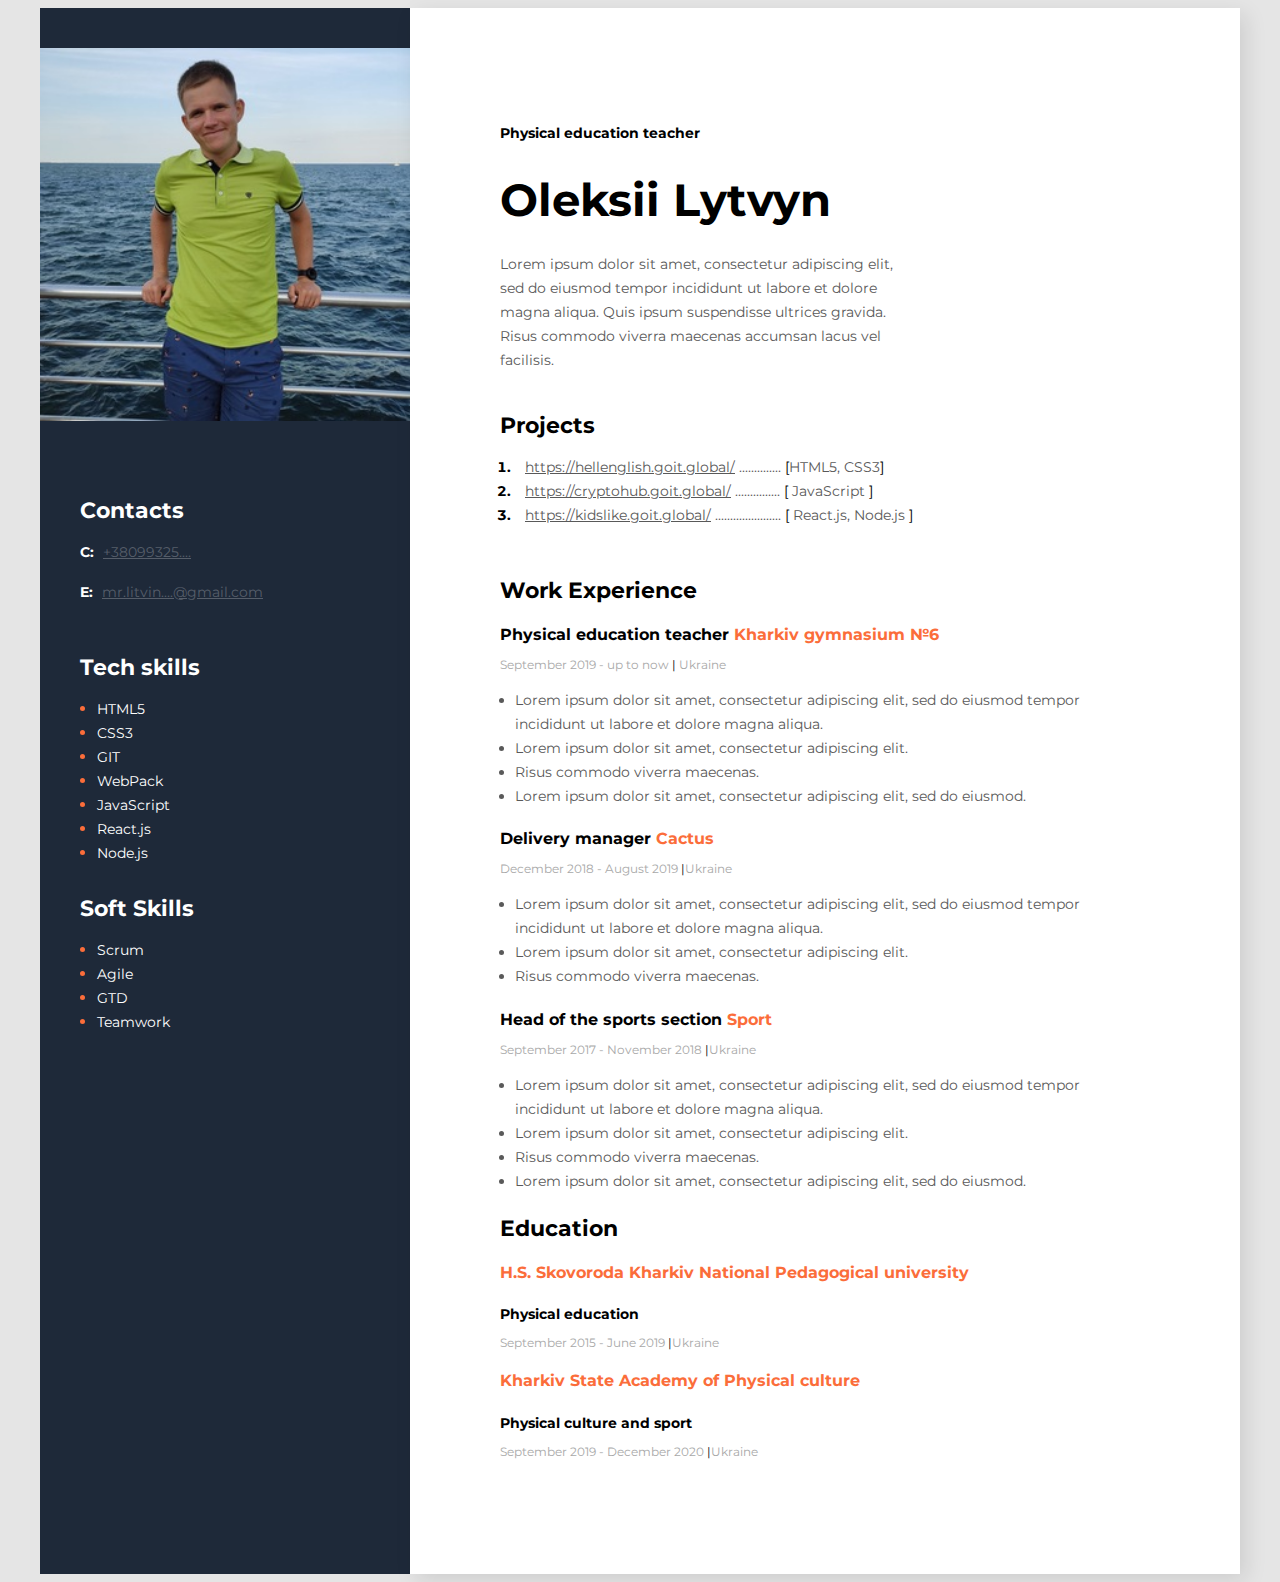
<file: GoIT/index.html>
<!DOCTYPE html>
<html lang="en">

<head>
    <meta charset="UTF-8">
    <meta http-equiv="X-UA-Compatible" content="IE=edge">
    <meta name="viewport" content="width=device-width, initial-scale=1.0">
    <link rel="preconnect" href="https://fonts.googleapis.com">
    <link rel="preconnect" href="https://fonts.gstatic.com" crossorigin>
    <link href="https://fonts.googleapis.com/css2?family=Montserrat:wght@400;700&display=swap" rel="stylesheet">
    <link rel="stylesheet" href="styles/styles.css">
    <title>Document</title>
</head>

<body>

     <!--Main-->
     <div class="main">
         <!--Main content  -->
         <div class="main-content">
             <!-- about user-->
             <div class="about">
                 <h2 class="about-position">Physical education teacher</h2>
                 
                 <h1 class="about-name">Oleksii Lytvyn</h1>
                 
               <p class="about-description"> 
                    Lorem ipsum dolor sit amet, consectetur adipiscing elit, sed do eiusmod tempor incididunt ut labore et dolore magna
                    aliqua. Quis ipsum suspendisse ultrices gravida. Risus commodo viverra maecenas accumsan lacus vel facilisis.
               </p>
             </div>
             <!--Projects  -->
             <div class="projects">
                 <h3 class="title">
                     Projects
                    </h3>

                    <ol class="projects-list">
                        <li class="project-item">
                            <span class="project"><a href="https://hellenglish.goit.global/" class="project-link">https://hellenglish.goit.global/</a>
                            ..............
                            <span class="project-bracket">[</span>HTML5, CSS3<span class="project-bracket">]</span>
                            </span>
                        </li>
                        <li class="project-item">
                            <span class="project"><a href="https://cryptohub.goit.global/" class="project-link">https://cryptohub.goit.global/</a>
                            ...............
                            <span class="project-bracket">[</span> JavaScript <span class="project-bracket">]</span>
                            </span>
                        </li>
                        <li class="project-item">
                            <span class="project"><a href="https://kidslike.goit.global/" class="project-link">https://kidslike.goit.global/</a>
                            ......................
                        <span class="project-bracket">[</span> React.js, Node.js <span class="project-bracket">]</span>
                            </span>
                            
                        </li>
                    </ol>
        
             </div>
             <!-- Work expirience -->
             <div class="work">
                 <h3 class="title">Work Experience</h3>
                 <!-- Company 1 -->
                 <div>
                     <h4 class="work-position">Physical education teacher   
                         <span class="company">Kharkiv gymnasium №6</span>
                     </h4>
                     <p class="period">September 2019 - up to now <span class="line">|</span> Ukraine</p>
                     <ul class="work-list">
                         <li class="worklist-item">Lorem ipsum dolor sit amet, consectetur adipiscing elit, sed do eiusmod tempor incididunt ut labore et dolore magna
                        aliqua.</li>
                         <li class="worklist-item">Lorem ipsum dolor sit amet, consectetur adipiscing elit.</li>
                         <li class="worklist-item">Risus commodo viverra maecenas.</li>
                         <li class="worklist-item">Lorem ipsum dolor sit amet, consectetur adipiscing elit, sed do eiusmod.</li>
                     </ul>
                 </div>
                 <!-- Company 2 -->
                 <div>
                    <h4 class="work-position">Delivery manager 
                        <span class="company">Cactus</span>
                    </h4>
                    <p class="period">December 2018 - August 2019 <span class="line">|</span>Ukraine</p>
                    <ul class="work-list">
                        <li class="worklist-item">Lorem ipsum dolor sit amet, consectetur adipiscing elit, sed do eiusmod tempor incididunt ut labore et dolore magna
                        aliqua.</li>
                        <li class="worklist-item">Lorem ipsum dolor sit amet, consectetur adipiscing elit.</li>
                        <li class="worklist-item">Risus commodo viverra maecenas.</li>
                    
                    </ul>
                 </div>
                 <!-- Company 3 -->
                 <div>
                <h4 class="work-position">Head of the sports section
                    <span class="company">Sport</span>
                </h4>
                <p class="period">September 2017 - November 2018 <span class="line">|</span>Ukraine</p>
                <ul class="work-list">
                 <li class="worklist-item">Lorem ipsum dolor sit amet, consectetur adipiscing elit, sed do eiusmod tempor incididunt ut labore et dolore
                    magna
                    aliqua.</li>
                <li class="worklist-item">Lorem ipsum dolor sit amet, consectetur adipiscing elit.</li>
                <li class="worklist-item">Risus commodo viverra maecenas.</li>
                <li class="worklist-item">Lorem ipsum dolor sit amet, consectetur adipiscing elit, sed do eiusmod.</li>
                </ul>  
                 </div>
             </div>
             <!-- Education -->
             <div class="education">
                 <h3 class="title">Education</h3>
                 <!-- Bachelor -->
                 <h4 class="university">H.S. Skovoroda Kharkiv National Pedagogical university</h4>
                 <h5 class="spesialization">Physical education</h5>
                 <p class="period">September 2015 - June 2019 <span class="line">|</span>Ukraine

                 </p>
             </div>
             <!-- Master -->
             <div>
                 <h4 class="university">Kharkiv State Academy of Physical culture</h4>
                 <h5 class="spesialization">Physical culture and sport</h5>
                 <p class="period">September 2019 - December 2020 <span class="line">|</span>Ukraine
                 </p>
             </div>
         </div>
         <!-- Side bar-->
         <aside class="sidebar">
             <img src="img\IMG_20210807_191257(1).jpg" alt="user photo" class="photo">
             <!-- Contacts -->
             <div class="Contacts">
                 <h3 class="sidebar-title">Contacts</h3>
                 <div>
                     <p>
                        <span class="contact-type">C:</span>
                        <a href="tel:+38099325...." class="contact-link">+38099325....</a>
                    
                     </p>
                     <p>
                        <span class="contact-type">E:</span>
                        <a href="mailto:mr.litvin....@gmail.com" class="contact-link">mr.litvin....@gmail.com</a> </p>
                 </div>
             </div>
             <!-- Tech skills -->
             <div class="Tech-skills">
                 <h3 class="sidebar-title">Tech skills</h3>
                 <ul class="techskills-list">
                     <li class="tech-skills-item"> <span class="tech-skills-text">HTML5</span></li>
                    <li class="tech-skills-item"> <span class="tech-skills-text">CSS3</span></li>
                    <li class="tech-skills-item"> <span class="tech-skills-text">GIT</span></li>
                    <li class="tech-skills-item"> <span class="tech-skills-text">WebPack</span></li>
                    <li class="tech-skills-item"> <span class="tech-skills-text">JavaScript</span></li>
                    <li class="tech-skills-item"> <span class="tech-skills-text">React.js</span></li>
                    <li class="tech-skills-item"> <span class="tech-skills-text">Node.js</span></li>
                 </ul>
             </div>
             <!-- Soft Skils -->
             <div class="soft-skills">
                 <h3 class="sidebar-title">Soft Skills</h3>
                 <ul class="techskills-list">
                     <li class="tech-skills-item"> <span class="tech-skills-text">Scrum</span></li>
                     <li class="tech-skills-item"> <span class="tech-skills-text">Agile</span></li>
                     <li class="tech-skills-item"> <span class="tech-skills-text">GTD</span></li>
                     <li class="tech-skills-item"> <span class="tech-skills-text">Teamwork</span></li>
                 </ul>
             </div>
         </aside>
     </div>
    
</body>
</html>
</file>
<file: GoIT/styles/styles.css>
body {
    font-family: 'Montserrat',
    sans-serif;
    background-color: #E5E5E5;
}

/* main styles */

.main {
    display: flex;
    flex-direction: row-reverse;
    width: 1200px;
    margin: 0 auto;
}

/* maincontent styles */
.main-content {
    background-color: #fff;
    box-shadow: 6px 6px 20px rgba(0, 0, 0, 0.1);
    padding: 105px 90px;
} 

/* about styles */
 .about {
     margin-bottom: 40px;
 }
 .about-position {
     color: #000000;
    font-style: normal;
    font-weight: 700;
    font-size: 14px;
    line-height: 17px;
    margin-bottom: 20px;
    }
 .about-name {
    font-style: normal;
    font-weight: 700;
    font-size: 45px;
    line-height: 55px;
    color: #000000;
    margin-bottom: 25px;

 }
 .about-description {
    font-style: normal;
    font-weight: 400;
    font-size: 14px;
    line-height: 24px;
    color: #595959;
    width: 400px;

 }


/* projects styles */
 .projects {
     margin-bottom: 50px;
 }

/* margin: 100px 90px 300px 60px;
margin: 50px;
margin: 100px 50px; */

.title {
font-style: normal;
font-weight: 700;
font-size: 22px;
line-height: 27px;
color: #000000;
margin-bottom: 10px;
}

.projects-list {
    padding: 0;
    margin-left: 15px;
}
.project-item {
font-style: normal;
font-weight: 700;
font-size: 14px;
line-height: 24px;
color: #000000;
}

.project, .project-link {
    font-style: normal;
    font-weight: 400;
    font-size: 14px;
    line-height: 24px;
    color: #595959;
}

.project-link {
    margin-left: 10px;
}
.project-bracket {
    font-style: normal;
    font-weight: 400;
    font-size: 14px;
    line-height: 24px; 
    color: #000000;
}
 
/* work styles */
.work-position {
    font-style: normal;
    font-weight: 700;
    font-size: 16px;
    line-height: 20px;
    color: #000000;
    margin-bottom: 10px;
}
.company {
    font-style: normal;
    font-weight: 700;
    font-size: 16px;
    line-height: 20px;
    color: #FB6D3A;
}
.period {
font-style: normal;
font-weight: 400;
font-size: 12px;
line-height: 15px;
color: #A8A8A8;
margin-bottom: 10px;
}
.line {
    font-style: normal;
    font-weight: 400;
    font-size: 12px;
    line-height: 15px;
    color: #000000;
}   

.work-list {
    padding: 0;
    margin-left: 15px;
}
.worklist-item {
    font-style: normal;
    font-weight: 400;
    font-size: 14px;
    line-height: 24px;
    color: #595959;
}
/* education styles */
.university {
    font-style: normal;
    font-weight: 700;
    font-size: 16px;
    line-height: 20px;
    color: #FB6D3A;
    margin-bottom: 10px;
}
.spesialization {
    font-style: normal;
    font-weight: 700;
    font-size: 14px;
    line-height: 17px;
    color: #000000;
    margin-bottom: 12px;
}
/* sidebar styles */

.sidebar {
    background-color: #1e2939;
    padding-top: 40px;
    width: 370px;
}

.photo {
    width: 370px;
    margin-bottom: 50px;
}

.Contacts,.Tech-skills,.soft-skills {
    margin-left: 40px;
}

.Contacts {
    margin-bottom: 50px;
}

.sidebar-title {
    color: #fff;
    font-style: normal;
    font-weight: 700;
    font-size: 22px;
    line-height: 27px;
    margin-bottom: 10px;
}
.contact-type {
    font-style: normal;
    font-weight: 700;
    font-size: 14px;
    line-height: 24px;
    color: #fff;
    margin-right: 5px;
}

.contact-link {
font-style: normal;
font-weight: 400;
font-size: 14px;
line-height: 24px;
color: #565e6a;
}
.techskills-list {
    color: #fff;
    padding: 0px;
    margin-left: 17px;
}
.tech-skills-item {
    color: #FB6D3A;
}
.tech-skills-text {
    color: #fff;
    font-style: normal;
    font-weight: 400;
    font-size: 14px;
    line-height: 24px;
}
.Tech-skills {
    margin-bottom: 30px;
}
</file>
